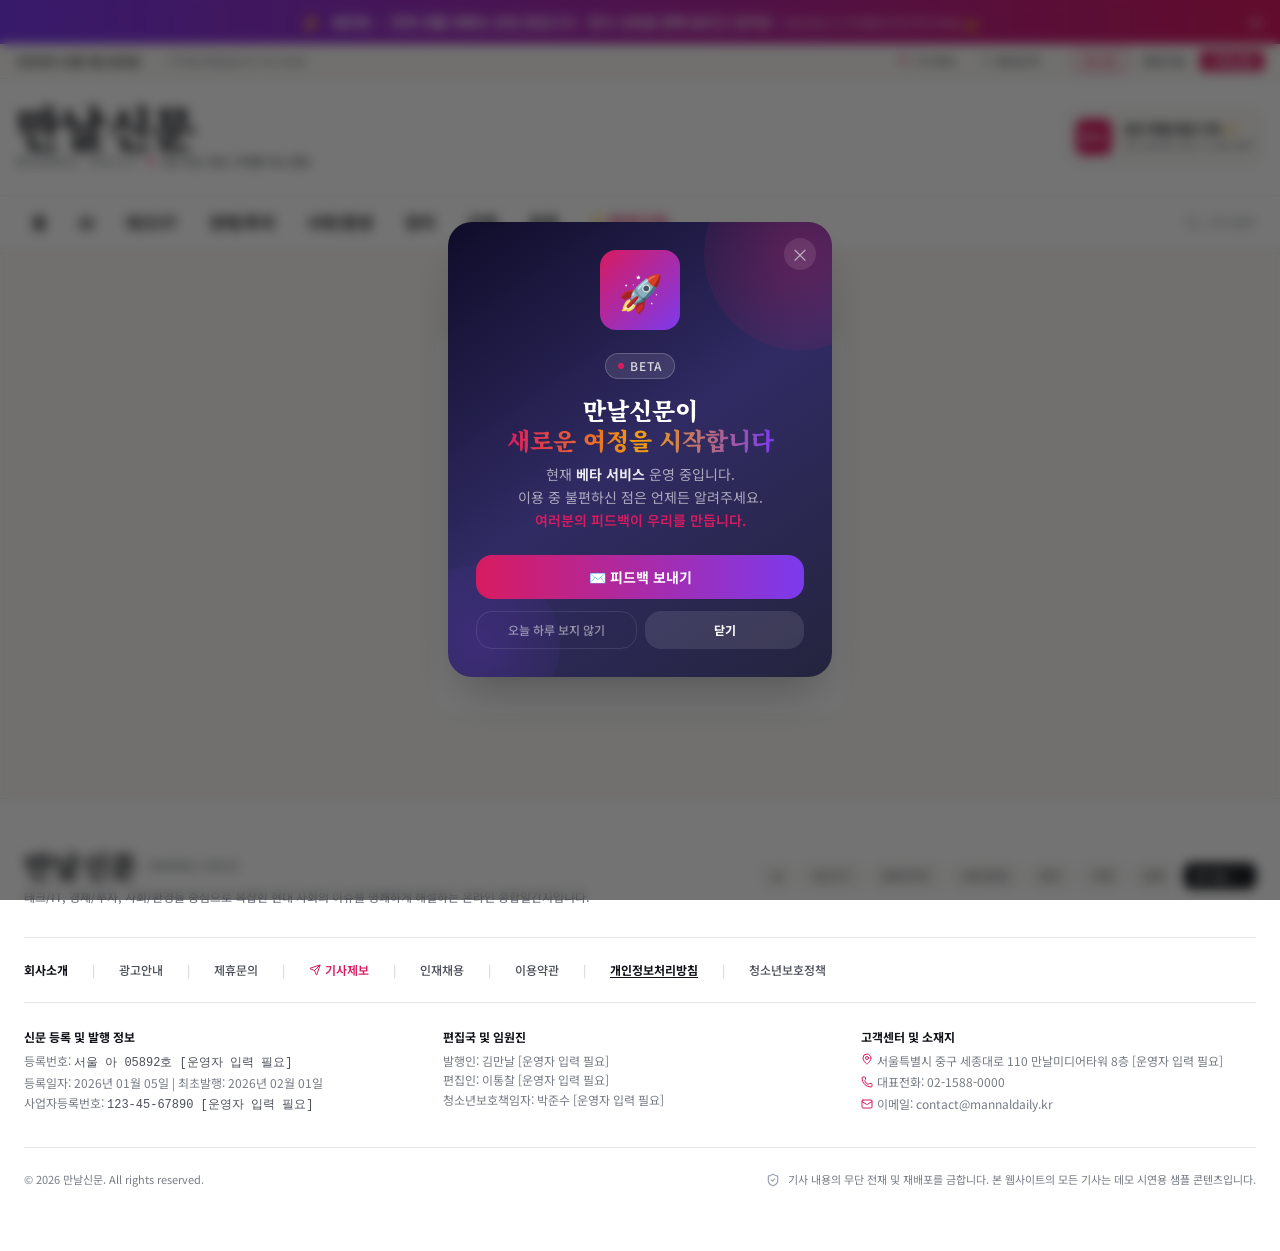
<file: index.html>
<!doctype html>
<html lang="ko">
  <head>
    <meta charset="UTF-8" />
    <meta name="viewport" content="width=device-width, initial-scale=1.0" />
    <title>만날신문 - MANNAL DAILY | 깊이 있는 정보와 미래를 여는 통찰</title>
    <meta name="description" content="대한민국 온라인 종합일간지 만날신문 공식 홈페이지. 테크/IT, 경제/투자, 사회/환경 중심의 깊이 있는 뉴스와 평생 구독 혜택을 제공합니다." />
    <meta property="og:title" content="만날신문 - MANNAL DAILY" />
    <meta property="og:description" content="대한민국 온라인 종합일간지 만날신문. 테크/IT, 경제/투자, 사회/환경 중심의 깊이 있는 뉴스와 미래 통찰." />
    <meta property="og:type" content="website" />
    <meta name="twitter:card" content="summary_large_image" />
    <link rel="preconnect" href="https://fonts.googleapis.com" />
    <link rel="preconnect" href="https://fonts.gstatic.com" crossorigin />
    <link href="https://fonts.googleapis.com/css2?family=Noto+Sans+KR:wght@300;400;500;600;700&family=Noto+Serif+KR:wght@400;600;700;900&display=swap" rel="stylesheet" />
    <script type="application/ld+json">
    {
      "@context": "https://schema.org",
      "@type": "NewsMediaOrganization",
      "name": "만날신문",
      "alternateName": "MANNAL DAILY",
      "url": "https://mannaldaily.kr",
      "logo": "https://mannaldaily.kr/logo.png",
      "description": "깊이 있는 정보와 미래 통찰을 전하는 대한민국 온라인 종합일간지",
      "foundingDate": "2026-01-01",
      "knowsAbout": ["테크/IT", "경제/투자", "사회/환경", "정치", "국제", "문화"]
    }
    </script>
    <script type="module" crossorigin src="/assets/index-ewgqL95f.js"></script>
    <link rel="stylesheet" crossorigin href="/assets/index-DLJFeR5h.css">
  </head>
  <body class="bg-[#FAF9F6] text-[#111318] antialiased selection:bg-[#D81B60]/20 selection:text-[#111318]">
    <div id="root"></div>
  </body>
</html>
</file>
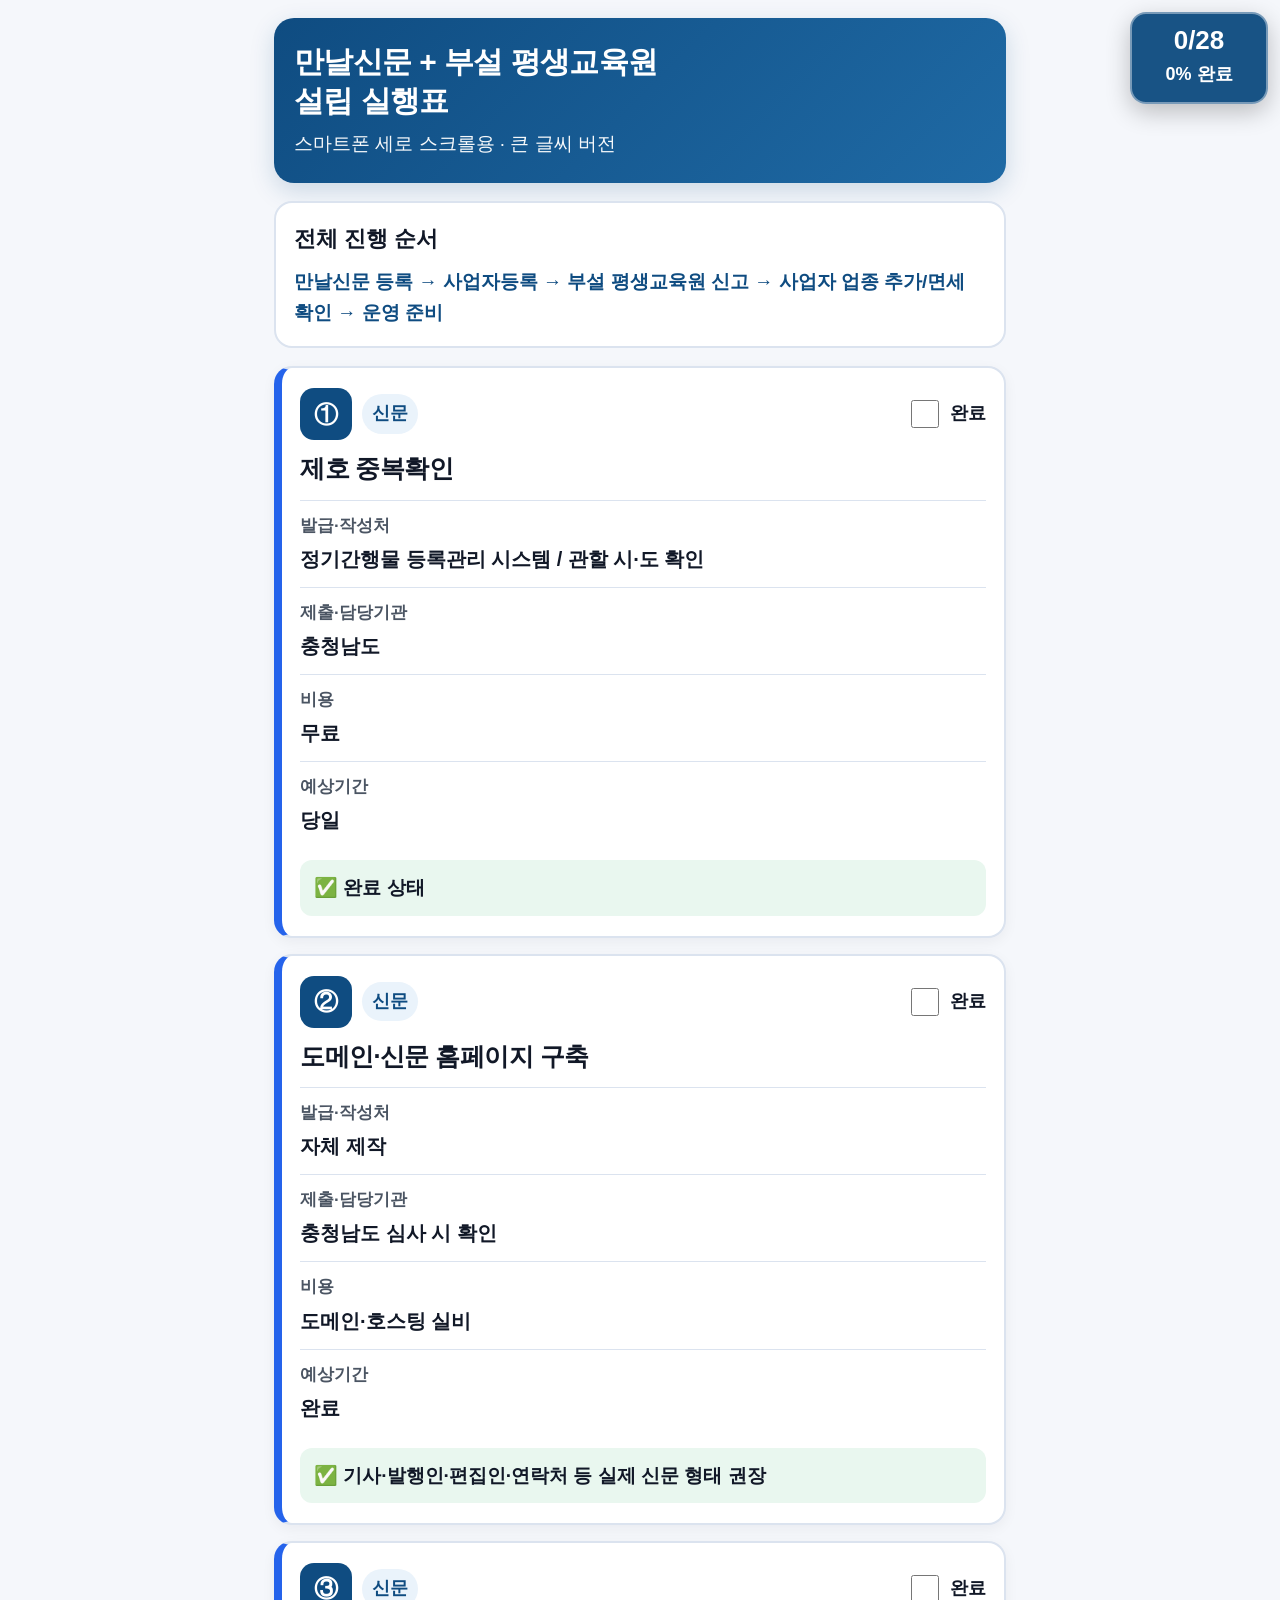
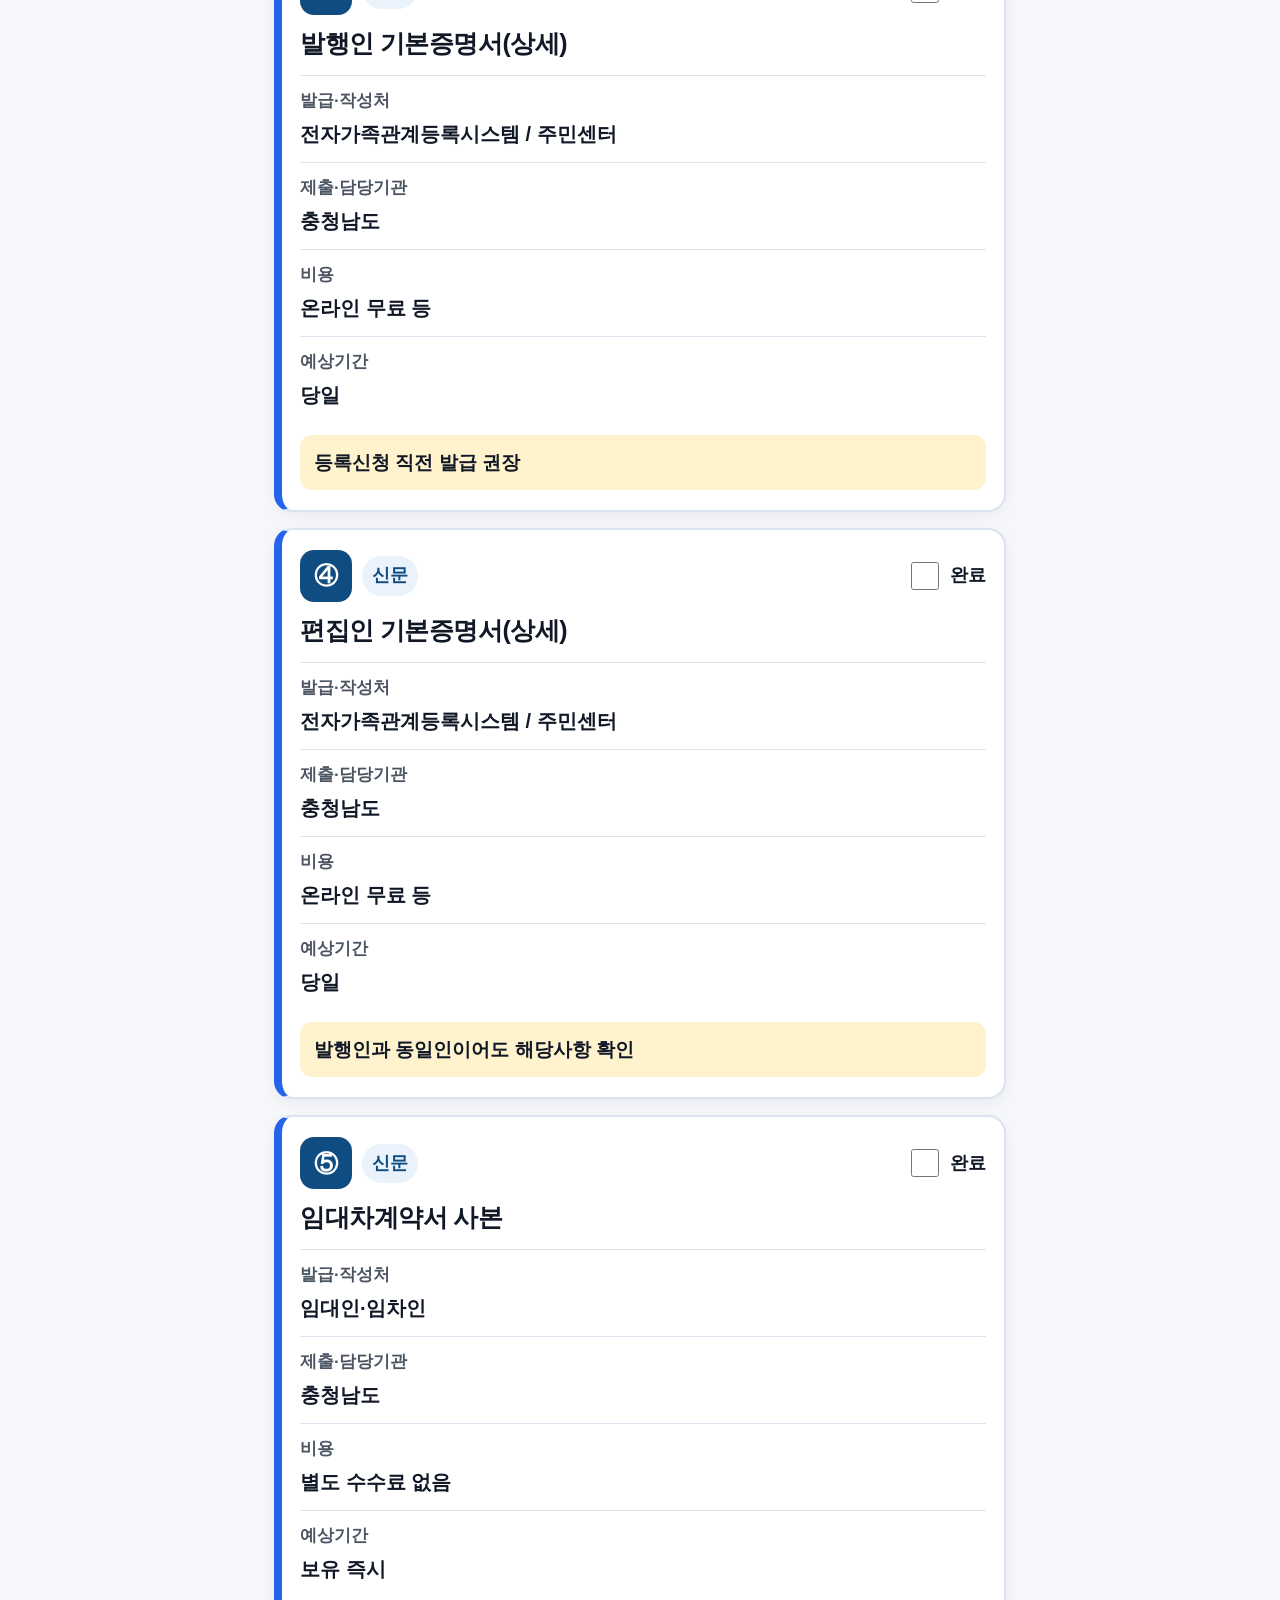
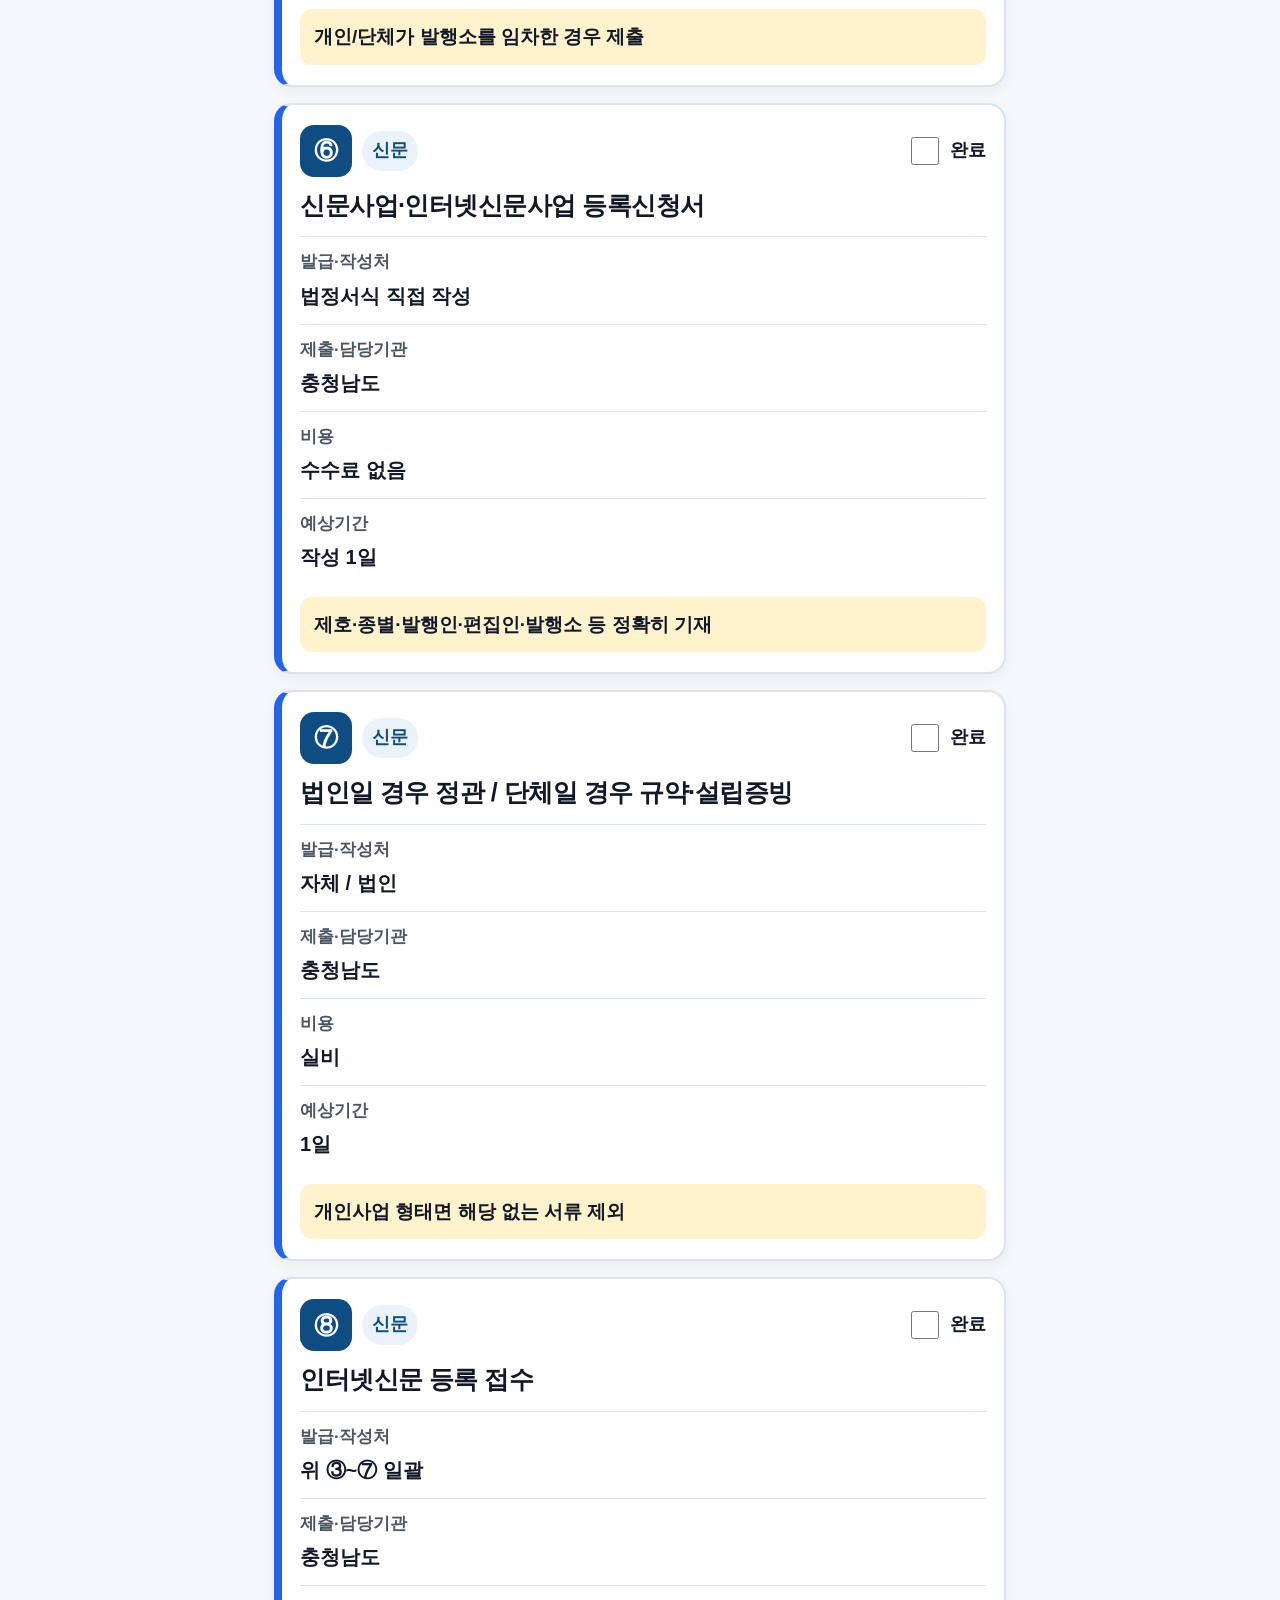
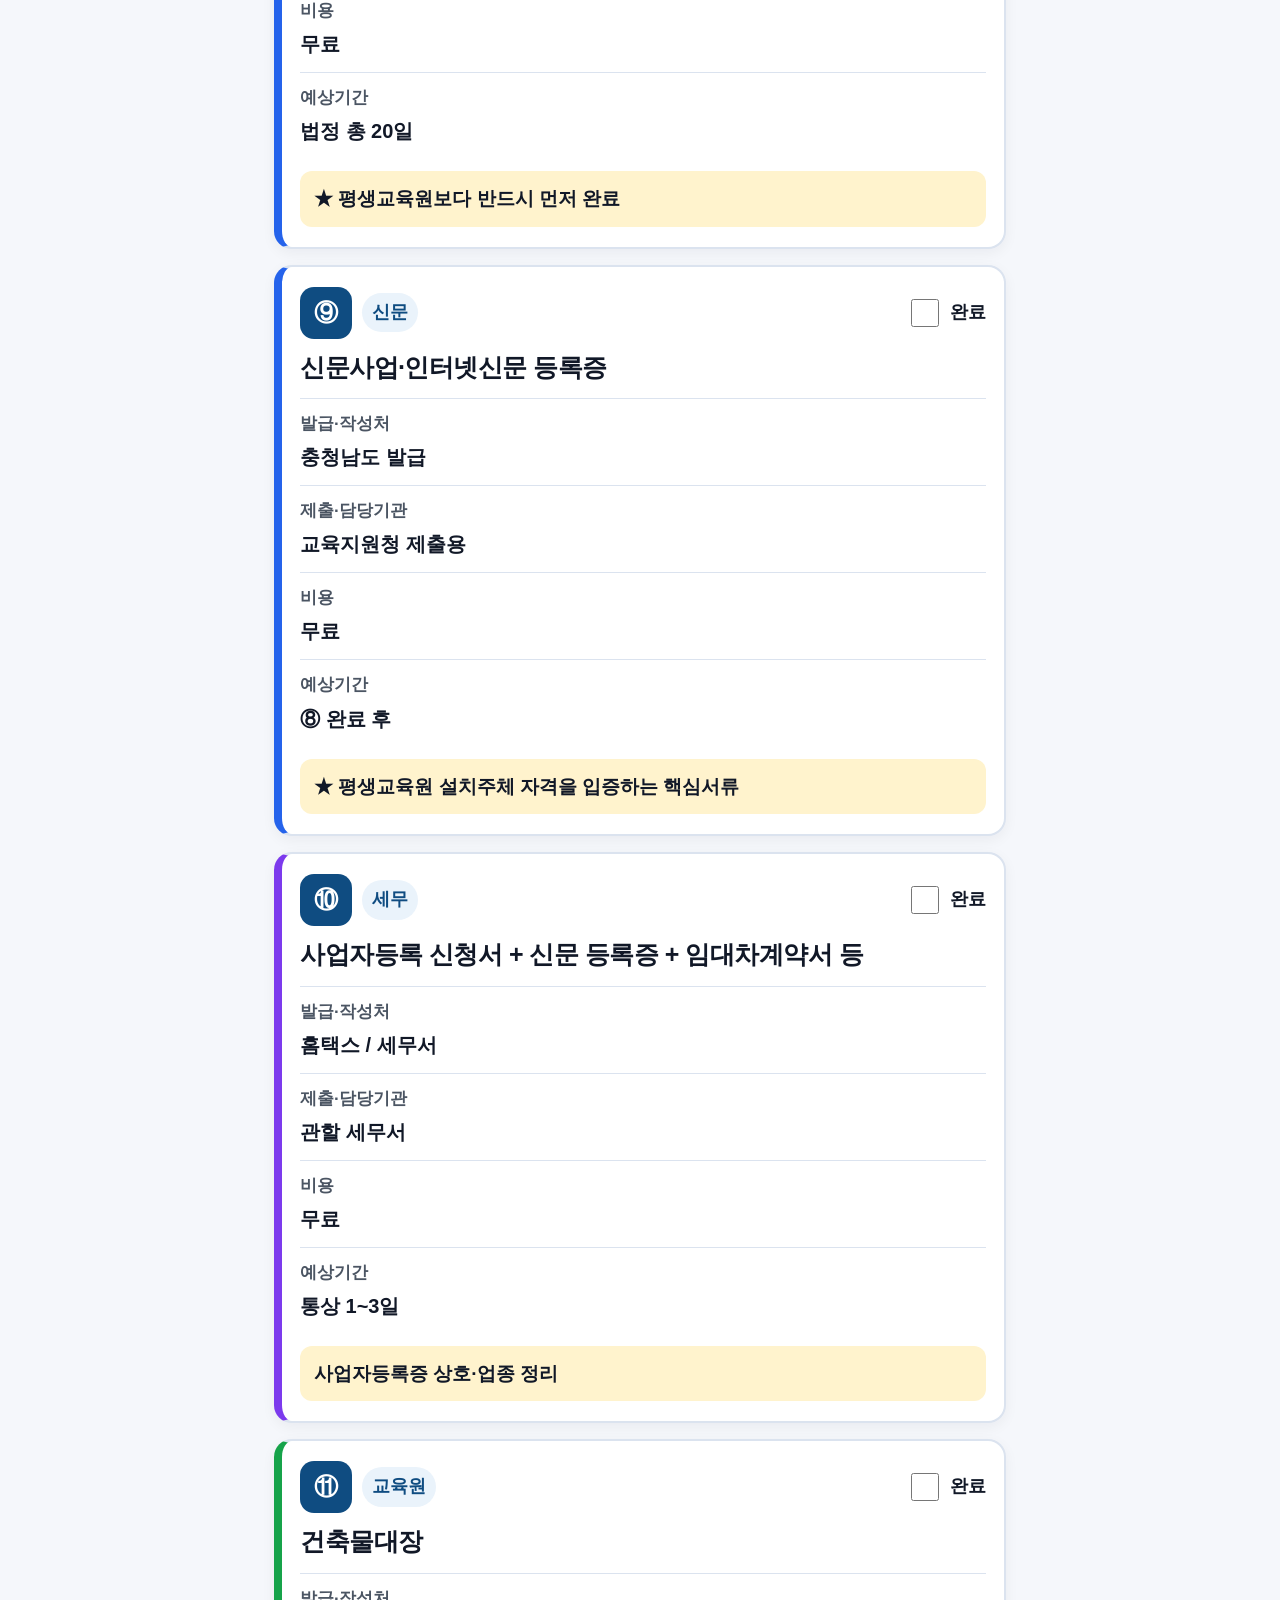
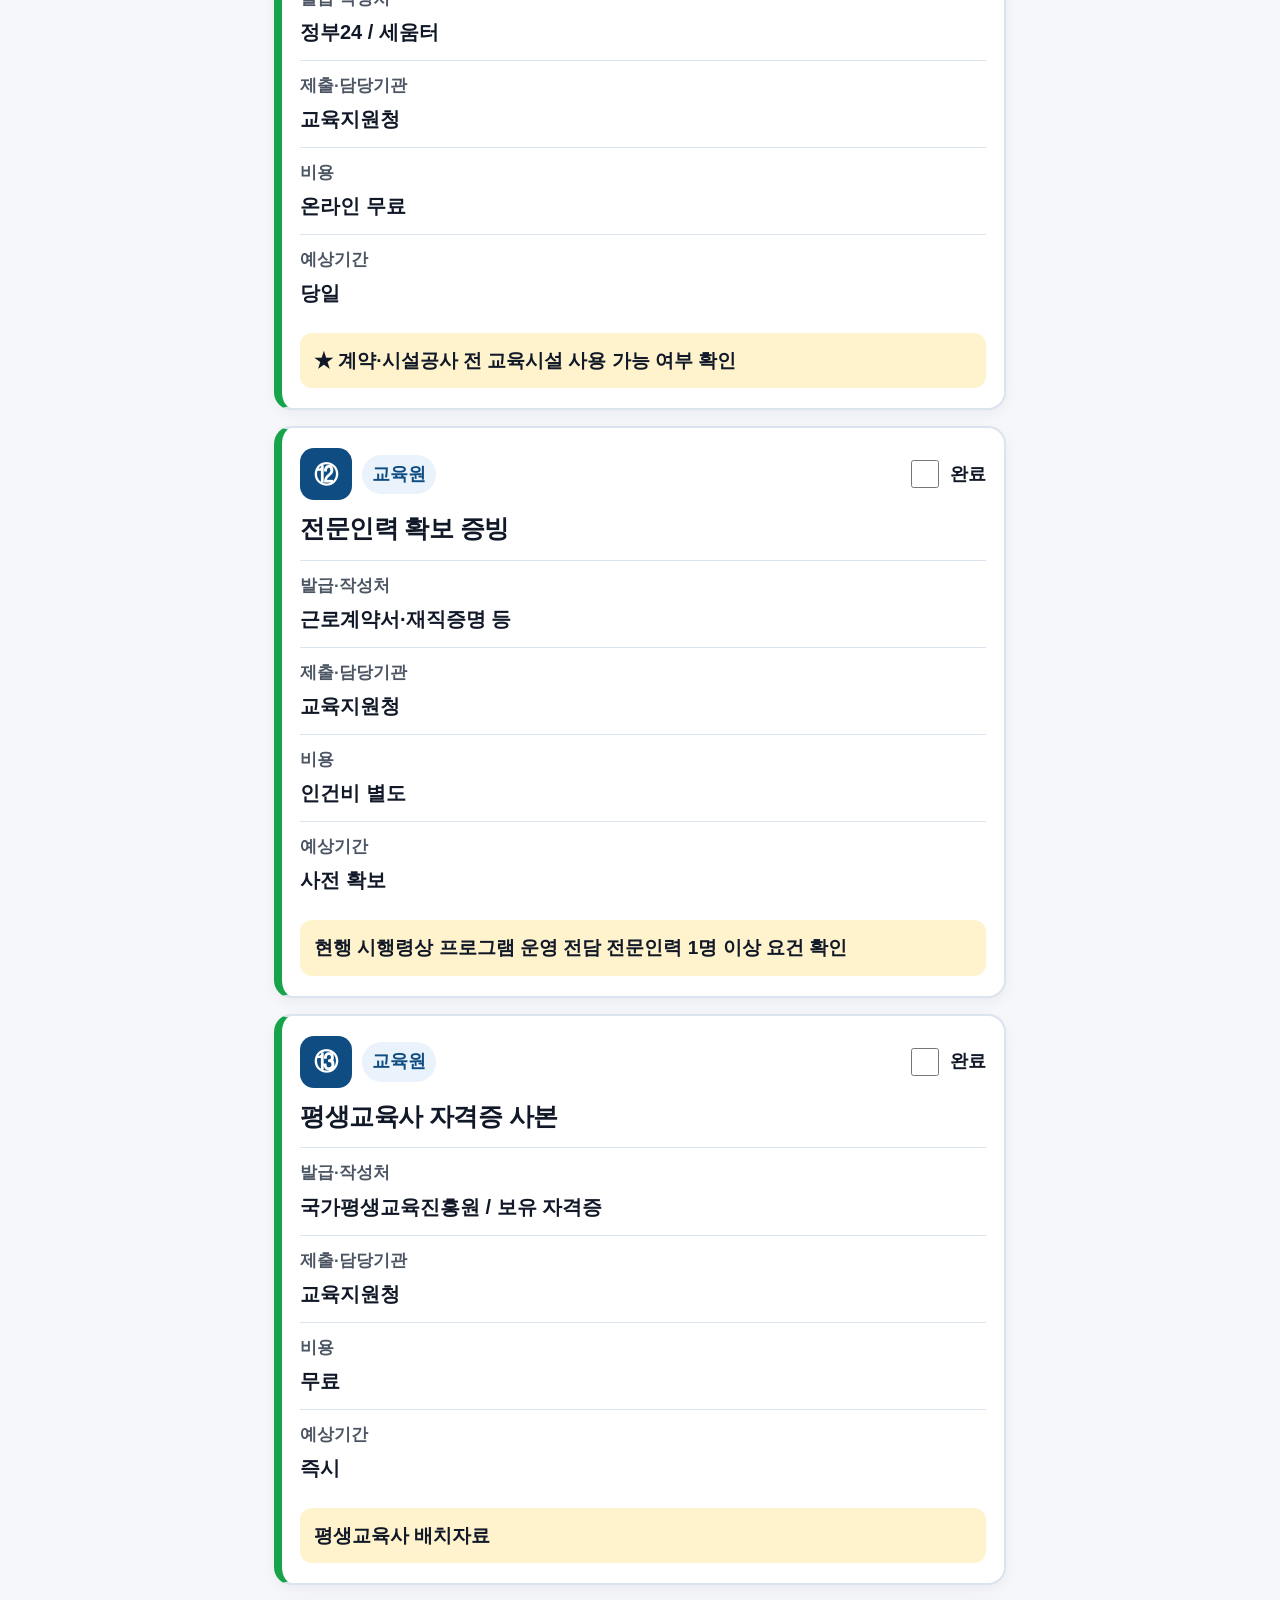
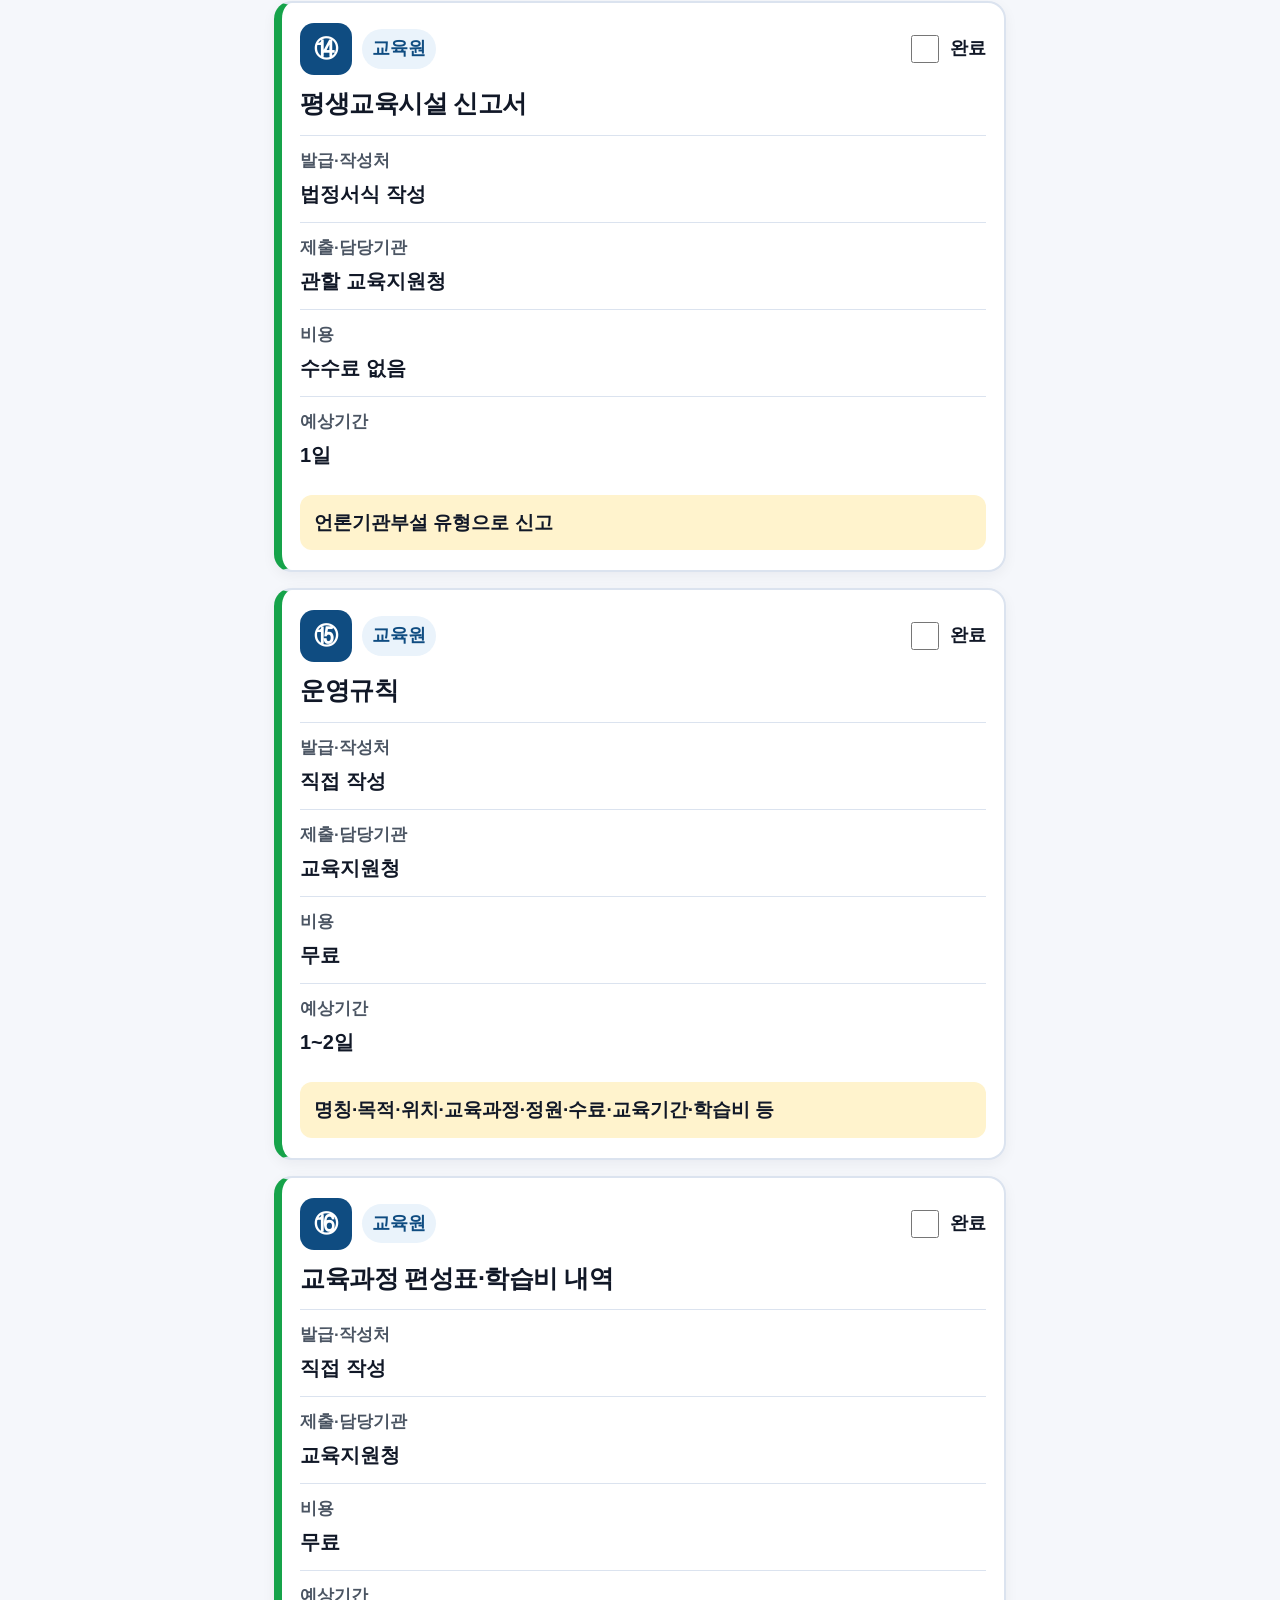
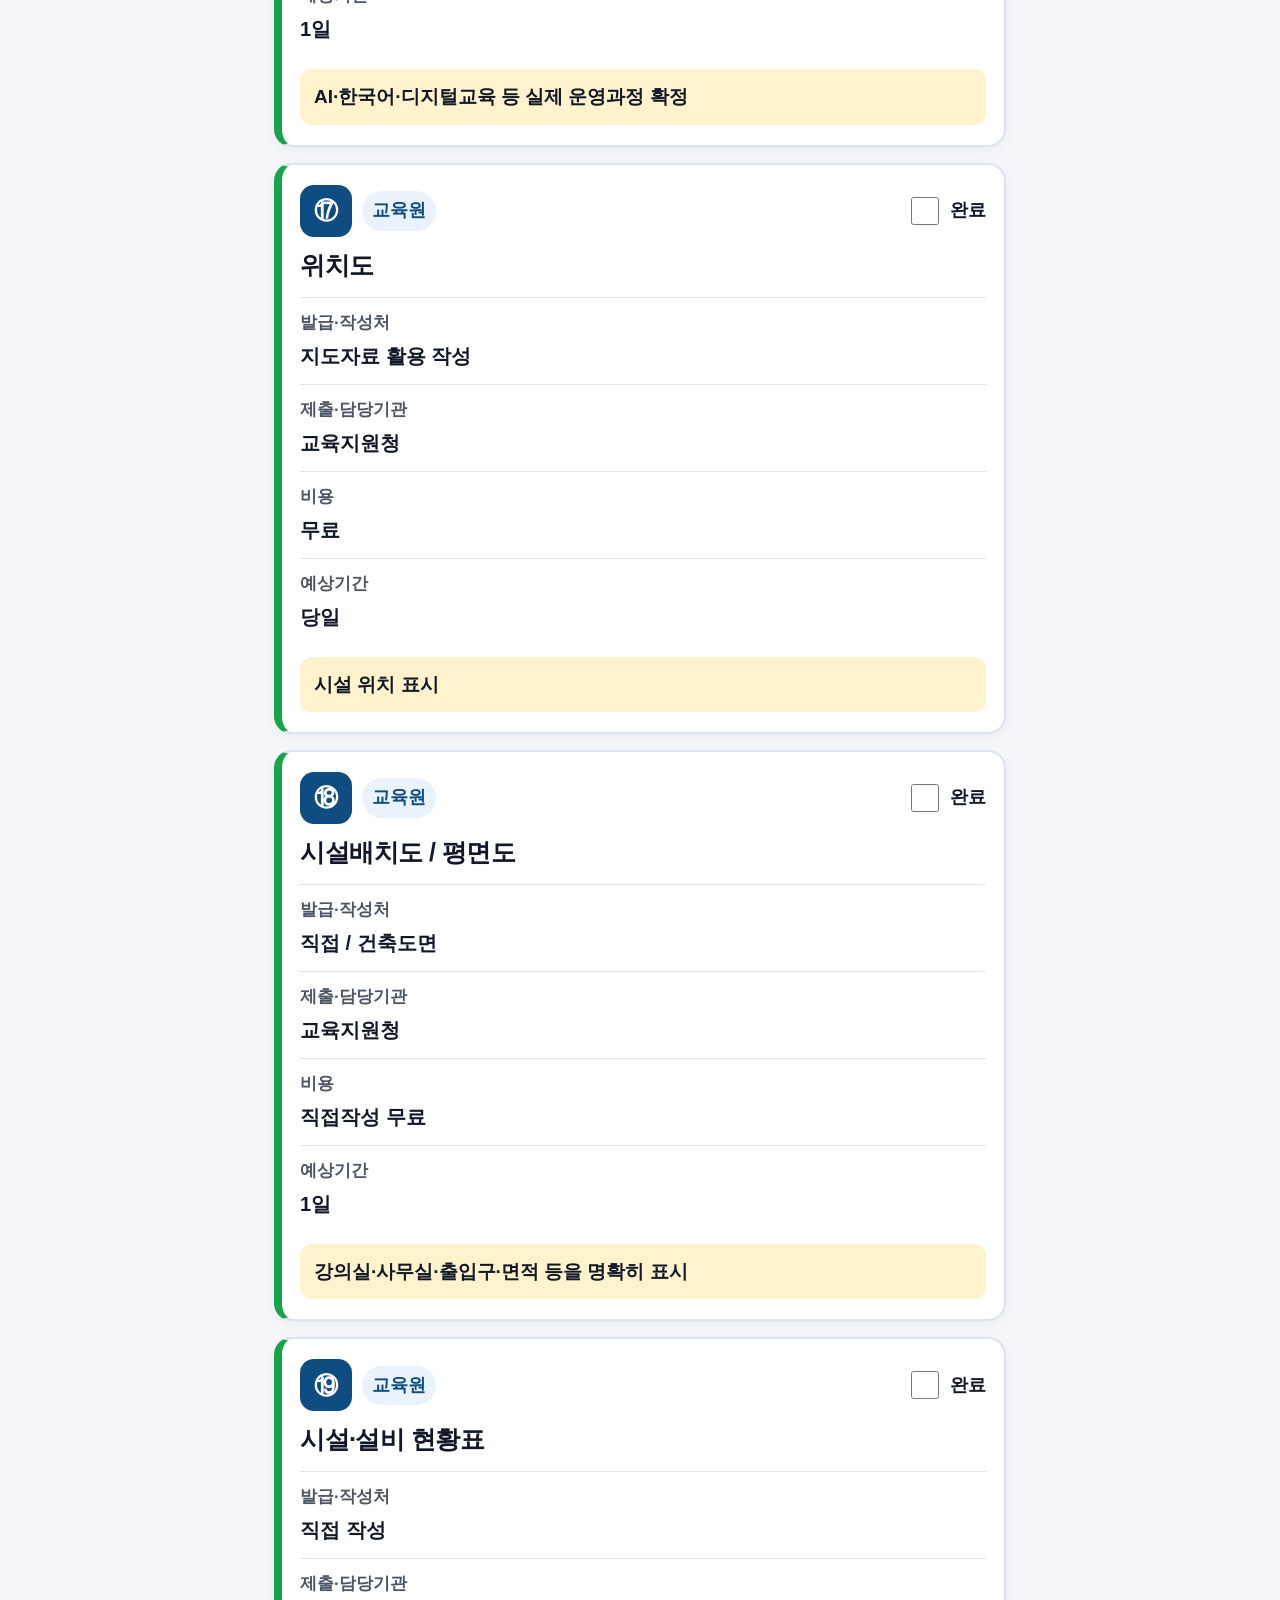
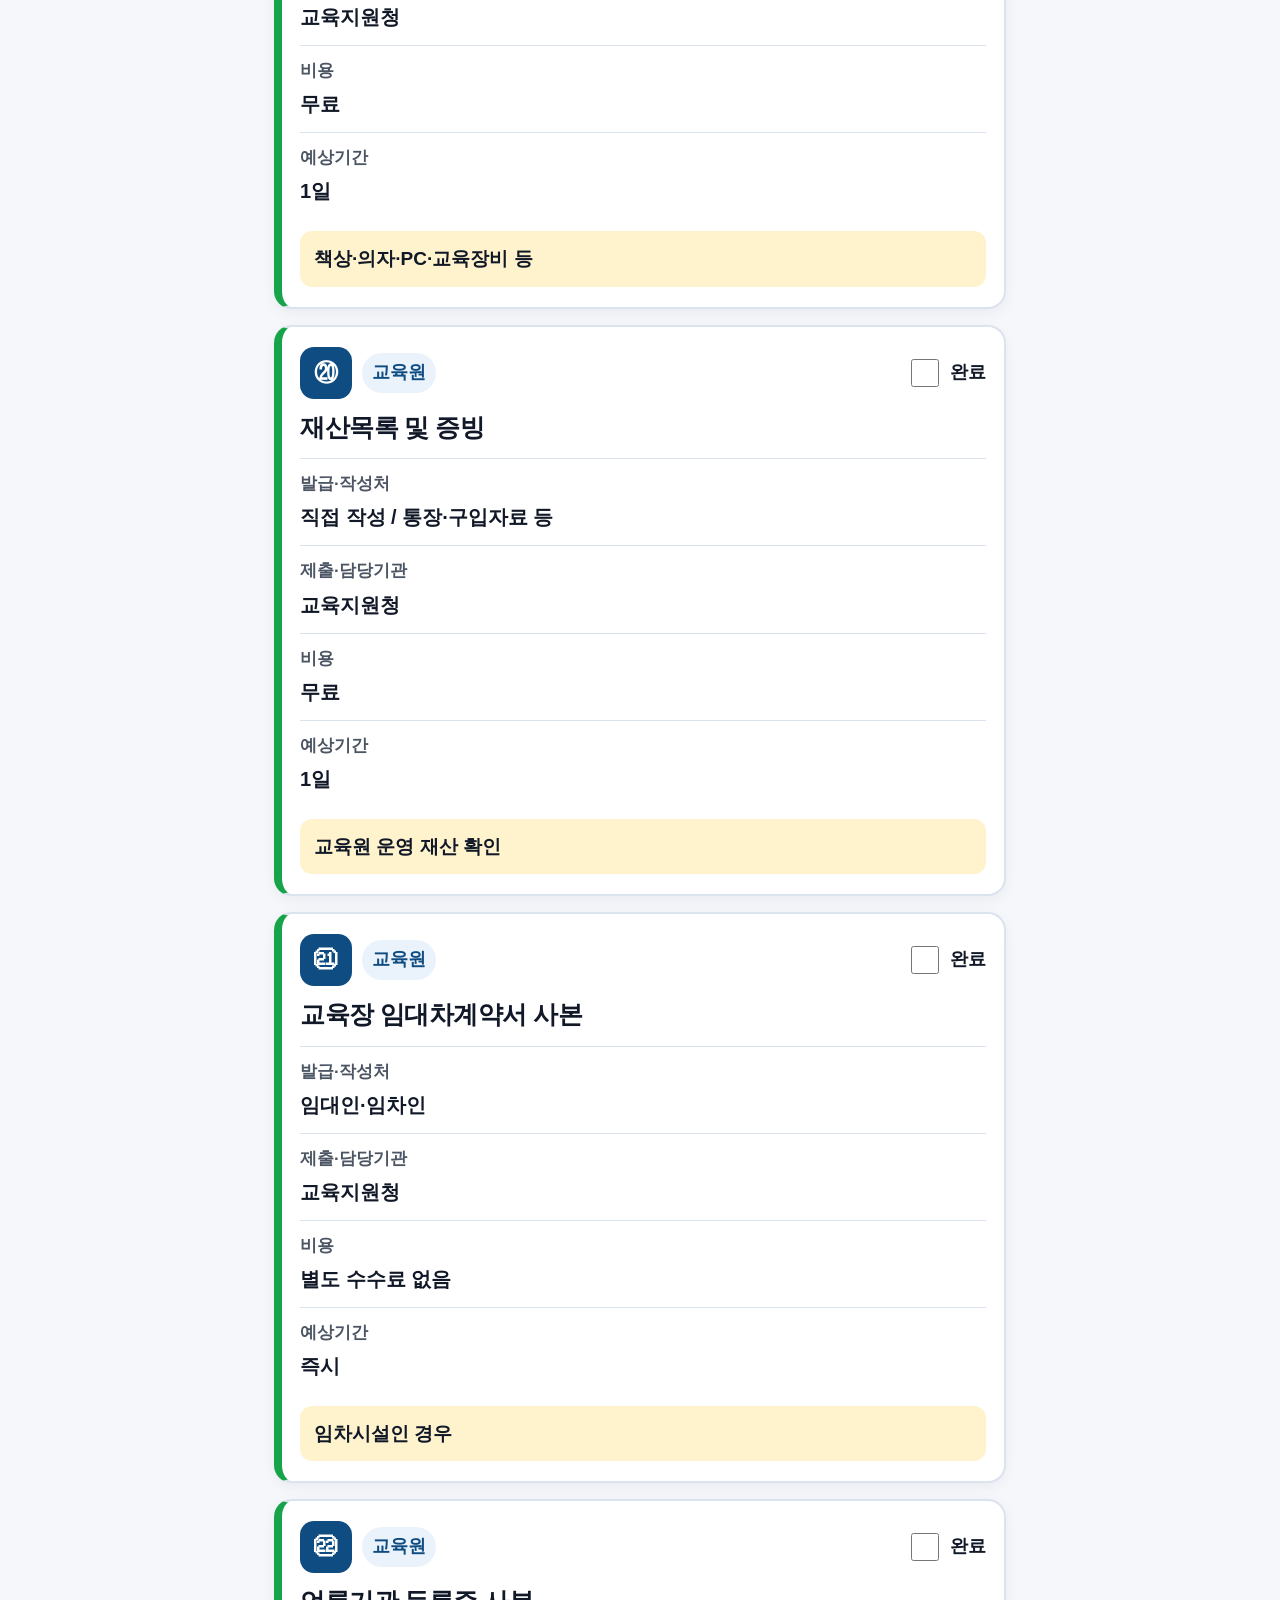
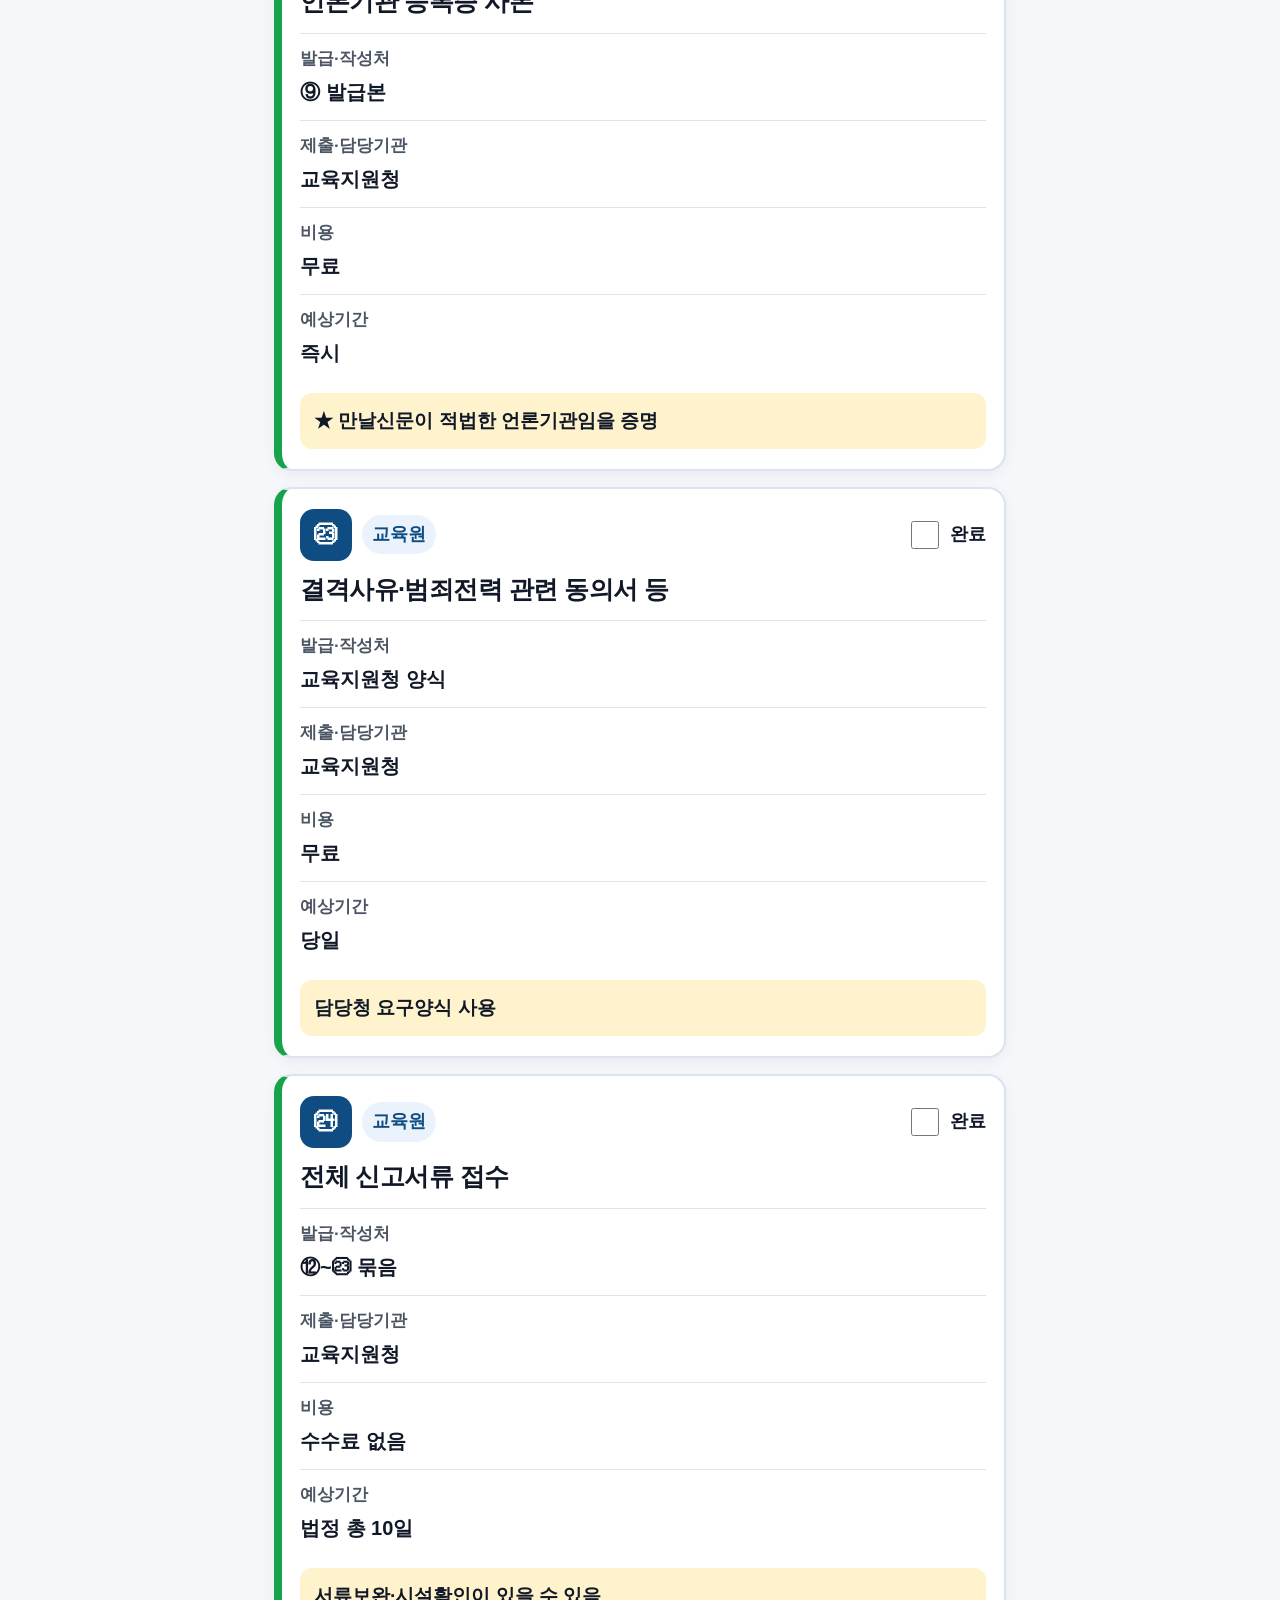
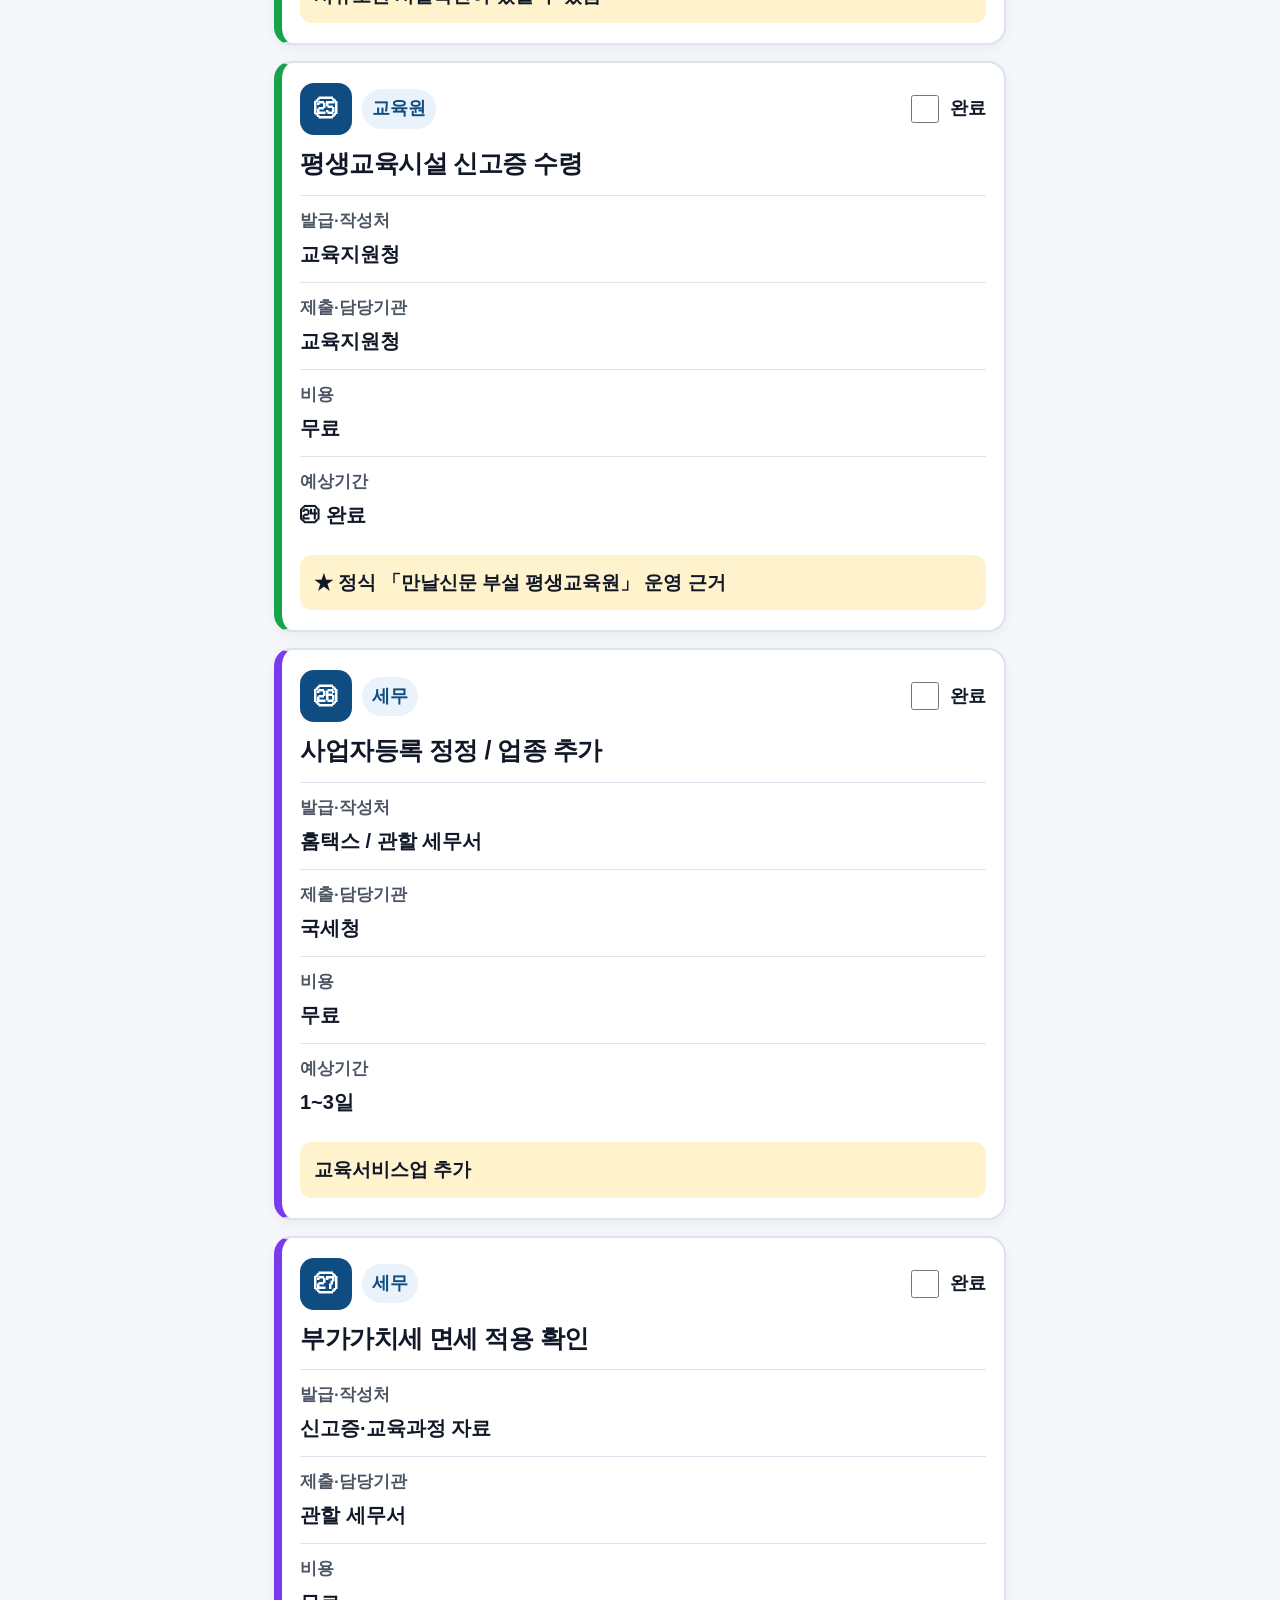
<file: mannal_setup_checklist.html>
<!doctype html>
<html lang="ko">
<head>
  <meta charset="utf-8" />
  <meta name="viewport" content="width=device-width, initial-scale=1, viewport-fit=cover" />
  <title>만날신문 + 부설 평생교육원 설립 실행표</title>
  <style>
    :root{
      --bg:#f5f7fb;
      --card:#ffffff;
      --text:#111827;
      --muted:#4b5563;
      --line:#dbe3ef;
      --accent:#0f4c81;
      --accent2:#eaf3fb;
      --warn:#fff3cd;
      --ok:#e9f7ef;
      --tax:#f4ecff;
    }
    *{box-sizing:border-box}
    body{
      margin:0;
      font-family:"Noto Sans KR","Apple SD Gothic Neo","Malgun Gothic",sans-serif;
      background:var(--bg);
      color:var(--text);
      line-height:1.65;
      font-size:20px;
    }
    .wrap{
      width:min(760px, 100%);
      margin:0 auto;
      padding:18px 14px 40px;
    }
    .hero{
      background:linear-gradient(135deg,#0f4c81,#1f6aa5);
      color:white;
      padding:24px 20px;
      border-radius:20px;
      margin-bottom:18px;
      box-shadow:0 8px 24px rgba(15,76,129,.18);
    }
    .hero-row{
      display:flex;
      align-items:flex-start;
      justify-content:space-between;
      gap:14px;
    }
    .progress-box{
      position:fixed;
      top:12px;
      right:max(12px, env(safe-area-inset-right));
      z-index:9999;
      min-width:138px;
      background:rgba(15,76,129,.96);
      border:2px solid rgba(255,255,255,.42);
      border-radius:16px;
      padding:12px 14px;
      text-align:center;
      backdrop-filter:blur(8px);
      box-shadow:0 8px 24px rgba(0,0,0,.24);
    }
    .progress-count{
      font-size:26px;
      font-weight:900;
      line-height:1.15;
    }
    .progress-percent{
      margin-top:4px;
      font-size:18px;
      font-weight:800;
    }
    .hero h1{
      margin:0 0 8px;
      font-size:30px;
      line-height:1.3;
      letter-spacing:-0.02em;
    }
    .hero p{
      margin:0;
      font-size:19px;
      opacity:.96;
    }
    .summary{
      background:#fff;
      border:2px solid var(--line);
      border-radius:18px;
      padding:18px;
      margin-bottom:18px;
    }
    .summary strong{
      display:block;
      font-size:22px;
      margin-bottom:8px;
    }
    .flow{
      font-size:19px;
      font-weight:700;
      color:var(--accent);
    }
    .card{
      background:var(--card);
      border:2px solid var(--line);
      border-radius:18px;
      padding:20px 18px;
      margin:0 0 16px;
      box-shadow:0 4px 14px rgba(17,24,39,.05);
    }
    .card.newspaper{border-left:8px solid #2563eb}
    .card.education{border-left:8px solid #16a34a}
    .card.tax{border-left:8px solid #7c3aed}
    .card.operation{border-left:8px solid #d97706}
    .top{
      display:flex;
      align-items:center;
      gap:10px;
      margin-bottom:12px;
    }
    .check-wrap{
      margin-left:auto;
      display:flex;
      align-items:center;
      gap:8px;
      font-size:18px;
      font-weight:800;
    }
    .done-check{
      width:28px;
      height:28px;
      accent-color:#16a34a;
      cursor:pointer;
    }
    .card.completed{
      opacity:.72;
      background:#f0fdf4;
    }
    .card.completed h2{
      text-decoration:line-through;
      text-decoration-thickness:2px;
    }
    .num{
      min-width:52px;
      height:52px;
      border-radius:14px;
      display:flex;
      align-items:center;
      justify-content:center;
      color:white;
      background:var(--accent);
      font-weight:800;
      font-size:24px;
    }
    .kind{
      font-size:18px;
      font-weight:800;
      padding:5px 10px;
      border-radius:999px;
      background:var(--accent2);
      color:var(--accent);
    }
    h2{
      margin:0 0 14px;
      font-size:25px;
      line-height:1.35;
      letter-spacing:-0.02em;
    }
    .row{
      padding:11px 0;
      border-top:1px solid var(--line);
    }
    .row:first-of-type{border-top:0}
    .label{
      display:block;
      color:var(--muted);
      font-size:17px;
      font-weight:800;
      margin-bottom:3px;
    }
    .value{
      display:block;
      font-size:20px;
      font-weight:600;
    }
    .important{
      background:var(--warn);
      border-radius:12px;
      padding:12px 14px;
      margin-top:12px;
      font-size:19px;
      font-weight:800;
    }
    .done{
      background:var(--ok);
    }
    .footer{
      margin-top:22px;
      background:#111827;
      color:white;
      border-radius:18px;
      padding:20px;
      font-size:18px;
    }
    @media (max-width:480px){
      body{font-size:21px}
      .wrap{padding:12px 10px 28px}
      .hero{padding:20px 16px}
      .hero-row{align-items:center}
      .hero h1{font-size:25px}
      .hero p{font-size:18px}
      .progress-box{
        top:max(8px, env(safe-area-inset-top));
        right:max(8px, env(safe-area-inset-right));
        min-width:118px;
        padding:10px 8px;
      }
      .progress-count{font-size:23px}
      .progress-percent{font-size:16px}
      h2{font-size:24px}
      .value{font-size:21px}
      .label{font-size:17px}
      .card{padding:18px 16px}
    }
  </style>
</head>
<body>
<div class="wrap">
  <section class="hero">
    <div class="hero-row">
      <div>
        <h1>만날신문 + 부설 평생교육원<br>설립 실행표</h1>
        <p>스마트폰 세로 스크롤용 · 큰 글씨 버전</p>
      </div>
      <div class="progress-box" aria-live="polite">
        <div class="progress-count" id="progressCount">0/28</div>
        <div class="progress-percent" id="progressPercent">0% 완료</div>
      </div>
    </div>
  </section>

  <section class="summary">
    <strong>전체 진행 순서</strong>
    <div class="flow">
      만날신문 등록 → 사업자등록 → 부설 평생교육원 신고 → 사업자 업종 추가/면세 확인 → 운영 준비
    </div>
  </section>

  <div id="cards"></div>

  <section class="footer">
    <strong>핵심 주의사항</strong><br><br>
    ① 신문 등록증을 먼저 받아야 부설 평생교육원 신고가 가능합니다.<br>
    ② 교육원 신고 전 건축물 용도, 전문인력, 평생교육사 요건을 먼저 확인하세요.<br>
    ③ 교육서비스업이라고 해서 자동으로 면세가 되는 것은 아니므로 세무서 확인이 필요합니다.
  </section>
</div>

<script>
const items = [
["①","신문","제호 중복확인","정기간행물 등록관리 시스템 / 관할 시·도 확인","충청남도","무료","당일","✅ 완료 상태","done"],
["②","신문","도메인·신문 홈페이지 구축","자체 제작","충청남도 심사 시 확인","도메인·호스팅 실비","완료","✅ 기사·발행인·편집인·연락처 등 실제 신문 형태 권장","done"],
["③","신문","발행인 기본증명서(상세)","전자가족관계등록시스템 / 주민센터","충청남도","온라인 무료 등","당일","등록신청 직전 발급 권장",""],
["④","신문","편집인 기본증명서(상세)","전자가족관계등록시스템 / 주민센터","충청남도","온라인 무료 등","당일","발행인과 동일인이어도 해당사항 확인",""],
["⑤","신문","임대차계약서 사본","임대인·임차인","충청남도","별도 수수료 없음","보유 즉시","개인/단체가 발행소를 임차한 경우 제출",""],
["⑥","신문","신문사업·인터넷신문사업 등록신청서","법정서식 직접 작성","충청남도","수수료 없음","작성 1일","제호·종별·발행인·편집인·발행소 등 정확히 기재",""],
["⑦","신문","법인일 경우 정관 / 단체일 경우 규약·설립증빙","자체 / 법인","충청남도","실비","1일","개인사업 형태면 해당 없는 서류 제외",""],
["⑧","신문","인터넷신문 등록 접수","위 ③~⑦ 일괄","충청남도","무료","법정 총 20일","★ 평생교육원보다 반드시 먼저 완료",""],
["⑨","신문","신문사업·인터넷신문 등록증","충청남도 발급","교육지원청 제출용","무료","⑧ 완료 후","★ 평생교육원 설치주체 자격을 입증하는 핵심서류",""],
["⑩","세무","사업자등록 신청서 + 신문 등록증 + 임대차계약서 등","홈택스 / 세무서","관할 세무서","무료","통상 1~3일","사업자등록증 상호·업종 정리",""],
["⑪","교육원","건축물대장","정부24 / 세움터","교육지원청","온라인 무료","당일","★ 계약·시설공사 전 교육시설 사용 가능 여부 확인",""],
["⑫","교육원","전문인력 확보 증빙","근로계약서·재직증명 등","교육지원청","인건비 별도","사전 확보","현행 시행령상 프로그램 운영 전담 전문인력 1명 이상 요건 확인",""],
["⑬","교육원","평생교육사 자격증 사본","국가평생교육진흥원 / 보유 자격증","교육지원청","무료","즉시","평생교육사 배치자료",""],
["⑭","교육원","평생교육시설 신고서","법정서식 작성","관할 교육지원청","수수료 없음","1일","언론기관부설 유형으로 신고",""],
["⑮","교육원","운영규칙","직접 작성","교육지원청","무료","1~2일","명칭·목적·위치·교육과정·정원·수료·교육기간·학습비 등",""],
["⑯","교육원","교육과정 편성표·학습비 내역","직접 작성","교육지원청","무료","1일","AI·한국어·디지털교육 등 실제 운영과정 확정",""],
["⑰","교육원","위치도","지도자료 활용 작성","교육지원청","무료","당일","시설 위치 표시",""],
["⑱","교육원","시설배치도 / 평면도","직접 / 건축도면","교육지원청","직접작성 무료","1일","강의실·사무실·출입구·면적 등을 명확히 표시",""],
["⑲","교육원","시설·설비 현황표","직접 작성","교육지원청","무료","1일","책상·의자·PC·교육장비 등",""],
["⑳","교육원","재산목록 및 증빙","직접 작성 / 통장·구입자료 등","교육지원청","무료","1일","교육원 운영 재산 확인",""],
["㉑","교육원","교육장 임대차계약서 사본","임대인·임차인","교육지원청","별도 수수료 없음","즉시","임차시설인 경우",""],
["㉒","교육원","언론기관 등록증 사본","⑨ 발급본","교육지원청","무료","즉시","★ 만날신문이 적법한 언론기관임을 증명",""],
["㉓","교육원","결격사유·범죄전력 관련 동의서 등","교육지원청 양식","교육지원청","무료","당일","담당청 요구양식 사용",""],
["㉔","교육원","전체 신고서류 접수","⑫~㉓ 묶음","교육지원청","수수료 없음","법정 총 10일","서류보완·시설확인이 있을 수 있음",""],
["㉕","교육원","평생교육시설 신고증 수령","교육지원청","교육지원청","무료","㉔ 완료","★ 정식 「만날신문 부설 평생교육원」 운영 근거",""],
["㉖","세무","사업자등록 정정 / 업종 추가","홈택스 / 관할 세무서","국세청","무료","1~3일","교육서비스업 추가",""],
["㉗","세무","부가가치세 면세 적용 확인","신고증·교육과정 자료","관할 세무서","무료","당일~수일","교육용역의 실제 면세대상 여부 확인 후 처리",""],
["㉘","운영","개인정보처리방침·환불규정·수강신청서·출석부·영수증 체계","자체 작성","내부관리","무료","운영 전","수강생 모집 전에 준비",""]
];

function cls(kind){
  if(kind==="신문") return "newspaper";
  if(kind==="교육원") return "education";
  if(kind==="세무") return "tax";
  return "operation";
}
const box = document.getElementById("cards");
items.forEach((x, idx)=>{
  const [num,kind,title,source,agency,cost,duration,note,extra] = x;
  const el = document.createElement("section");
  el.className = "card "+cls(kind);
  el.innerHTML = `
    <div class="top">
      <div class="num">${num}</div>
      <div class="kind">${kind}</div>
      <label class="check-wrap">
        <input class="done-check" type="checkbox" data-index="${idx}" aria-label="${title} 완료">
        완료
      </label>
    </div>
    <h2>${title}</h2>
    <div class="row"><span class="label">발급·작성처</span><span class="value">${source}</span></div>
    <div class="row"><span class="label">제출·담당기관</span><span class="value">${agency}</span></div>
    <div class="row"><span class="label">비용</span><span class="value">${cost}</span></div>
    <div class="row"><span class="label">예상기간</span><span class="value">${duration}</span></div>
    <div class="important ${extra}">${note}</div>
  `;
  box.appendChild(el);
});

const STORAGE_KEY = "mannal_setup_progress_v1";

function loadProgress(){
  try{
    const saved = JSON.parse(localStorage.getItem(STORAGE_KEY) || "[]");
    document.querySelectorAll(".done-check").forEach((cb, idx)=>{
      cb.checked = saved.includes(idx);
      cb.closest(".card").classList.toggle("completed", cb.checked);
    });
  }catch(e){}
  updateProgress();
}

function saveProgress(){
  const done = [...document.querySelectorAll(".done-check")]
    .filter(cb => cb.checked)
    .map(cb => Number(cb.dataset.index));
  localStorage.setItem(STORAGE_KEY, JSON.stringify(done));
  updateProgress();
}

function updateProgress(){
  const all = [...document.querySelectorAll(".done-check")];
  const completed = all.filter(cb => cb.checked).length;
  const total = all.length;
  const percent = total ? Math.round((completed / total) * 100) : 0;
  document.getElementById("progressCount").textContent = `${completed}/${total}`;
  document.getElementById("progressPercent").textContent = `${percent}% 완료`;
  all.forEach(cb => cb.closest(".card").classList.toggle("completed", cb.checked));
}

document.addEventListener("change", e=>{
  if(e.target.classList.contains("done-check")) saveProgress();
});

loadProgress();
</script>
</body>
</html>
</file>
